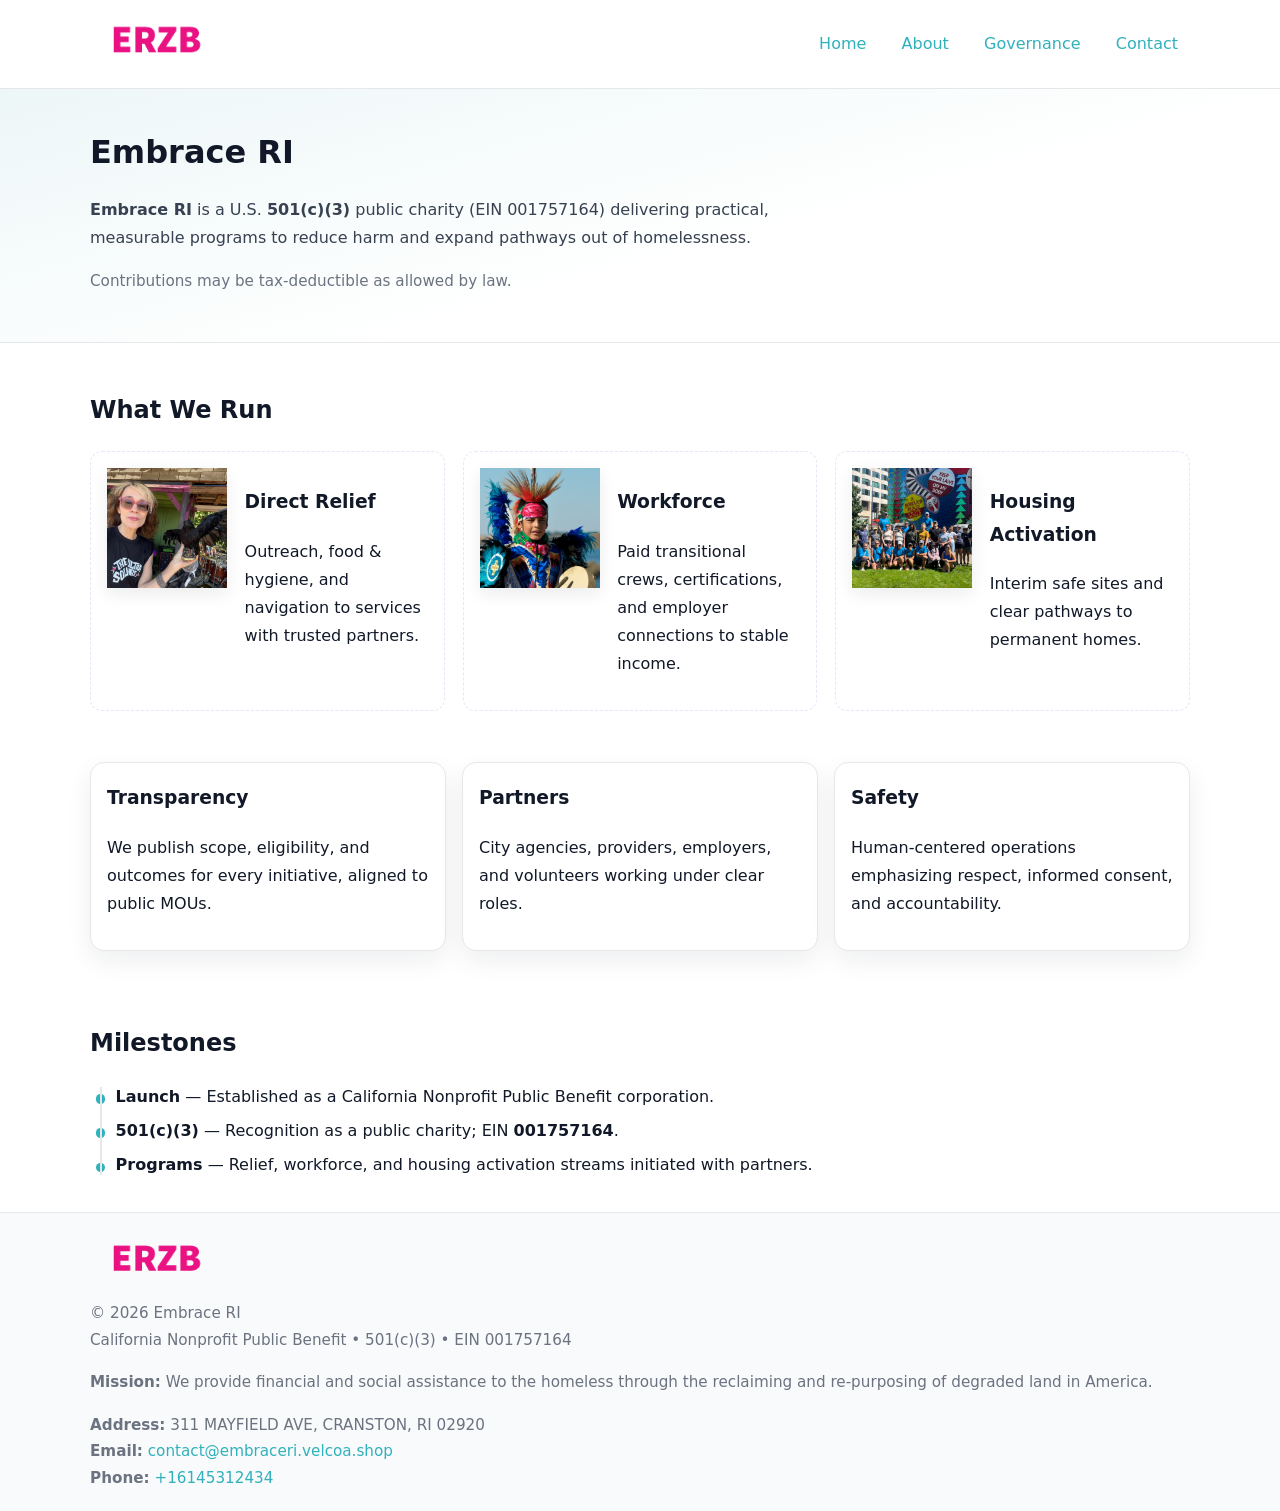
<file: index.html>
<!doctype html>
<html lang="en">
<head>
<meta charset="utf-8"/><meta name="viewport" content="width=device-width,initial-scale=1"/>
<title>Embrace RI – Nonprofit • 2025</title>
<link rel="stylesheet" href="assets/styles.css"/><link rel="icon" href="images/logo.png">
<meta name="data-ein" content="001757164"><meta name="data-name" content="Embrace RI">
<meta name="data-email" content="contact@embraceri.velcoa.shop"><meta name="data-phone" content="+16145312434">
<meta name="data-address" content="311 MAYFIELD AVE, CRANSTON, RI 02920"><meta name="data-map" content="311+MAYFIELD+AVE,+CRANSTON,+RI+02920">
  <meta name="description" content="We are a 501(c)(3) organization advancing community services, education, and direct relief through transparent programs, local partnerships, and measurable outcomes.">
<meta name="facebook-domain-verification" content="f1zsne1cz6i1ijse25j6gx5e01ezbl" />
</head>
<body>
<div style="position:absolute;left:-9999px;top:-9999px;opacity:0" data-uniq="{{UNIQUE_BLOB}}">
  <span>We are a 501(c)(3) organization advancing community services, education, and direct relief through transparent programs, local partnerships, and measurable outcomes.</span><svg width="12" height="12" viewBox="0 0 12 12" xmlns="http://www.w3.org/2000/svg"><circle cx="6" cy="6" r="5" fill="#b45309"/></svg><img src="images/education.jpg" width="1" height="1" alt="" loading="lazy"/>
</div>

<header>
  <div class="header-wrap">
    <a href="index.html" aria-label="Home"><img src="images/logo.png" alt="Embrace RI logo" style="width:132px"></a>
    <nav><a class="active" href="index.html">Home</a><a href="about.html">About</a><a href="governance.html">Governance</a><a href="contact.html">Contact</a></nav>
  </div>
</header>

<section class="c6ecdecde53">
  <div class="container">
    <h1>Embrace RI</h1>
    <p class="c6c22bf4b96"><strong>Embrace RI</strong> is a U.S. <strong>501(c)(3)</strong> public charity (EIN 001757164) delivering practical, measurable programs to reduce harm and expand pathways out of homelessness.</p>
    <p class="small">Contributions may be tax-deductible as allowed by law.</p>
  </div>
</section>

<main>
  <!-- What We Run: ảnh vuông 120x120 -->
  <section class="section">
    <div class="container">
      <h2>What We Run</h2>
      <div class="feature-row">
        <div class="feature">
          <img class="thumb" src="images/relief.jpg" alt="Direct Relief">
          <div><h3>Direct Relief</h3><p>Outreach, food & hygiene, and navigation to services with trusted partners.</p></div>
        </div>
        <div class="feature">
          <img class="thumb" src="images/jobs.jpg" alt="Workforce">
          <div><h3>Workforce</h3><p>Paid transitional crews, certifications, and employer connections to stable income.</p></div>
        </div>
        <div class="feature">
          <img class="thumb" src="images/land.jpg" alt="Housing Activation">
          <div><h3>Housing Activation</h3><p>Interim safe sites and clear pathways to permanent homes.</p></div>
        </div>
      </div>
    </div>
  </section>

  <section class="section">
    <div class="container grid">
      <div class="cards">
        <article class="c4f029ef973"><h3>Transparency</h3><p>We publish scope, eligibility, and outcomes for every initiative, aligned to public MOUs.</p></article>
        <article class="c4f029ef973"><h3>Partners</h3><p>City agencies, providers, employers, and volunteers working under clear roles.</p></article>
        <article class="c4f029ef973"><h3>Safety</h3><p>Human-centered operations emphasizing respect, informed consent, and accountability.</p></article>
      </div>
    </div>
  </section>

  <!-- Milestones: bullet chuẩn -->
  <section class="section">
    <div class="container">
      <h2>Milestones</h2>
      <ul class="timeline">
        <li><strong>Launch</strong> — Established as a California Nonprofit Public Benefit corporation.</li>
        <li><strong>501(c)(3)</strong> — Recognition as a public charity; EIN <strong>001757164</strong>.</li>
        <li><strong>Programs</strong> — Relief, workforce, and housing activation streams initiated with partners.</li>
      </ul>
    </div>
  </section>

  <footer>
    <div class="grid">
      <div><img src="images/logo.png" alt="" style="width:132px;margin-bottom:.5rem"><div class="small">© <span id="year"></span> Embrace RI</div><div class="small">California Nonprofit Public Benefit • 501(c)(3) • EIN 001757164</div></div>
      <div><div class="small"><strong>Mission:</strong> We provide financial and social assistance to the homeless through the reclaiming and re-purposing of degraded land in America.</div></div>
      <div><div class="small"><strong>Address:</strong> 311 MAYFIELD AVE, CRANSTON, RI 02920<br><strong>Email:</strong> <a href="mailto:contact@embraceri.velcoa.shop">contact@embraceri.velcoa.shop</a><br><strong>Phone:</strong> <a href="tel:+16145312434">+16145312434</a></div></div>
    </div>
  </footer>
</main>

<!-- color/skin -->
<script>(function(){function g(n){const e=document.querySelector('meta[name="'+n+'"]');return e?e.content:''}
function h(s){let x=2166136261>>>0;for(let i=0;i<s.length;i++){x^=s.charCodeAt(i);x=(x*16777619)>>>0}return x>>>0}
let k=(g('data-ein')||'').replace(/\D+/g,'');if(!k)k=g('data-name')||location.hostname||'d';
const key=h(String(k)),H=key%360,S=55+(key%20),L=46;
const r=document.documentElement;r.style.setProperty('--brand',`hsl(${H} ${S}% ${L}%)`);
r.style.setProperty('--brand-ink',`hsl(${H} ${Math.min(95,S+10)}% ${Math.max(22,L-18)}%)`);
r.style.setProperty('--soft',`hsl(${H} ${Math.max(40,S-25)}% 95%)`);
const y=document.getElementById('year'); if(y) y.textContent=new Date().getFullYear();})();</script>
</body>
</html>
</file>
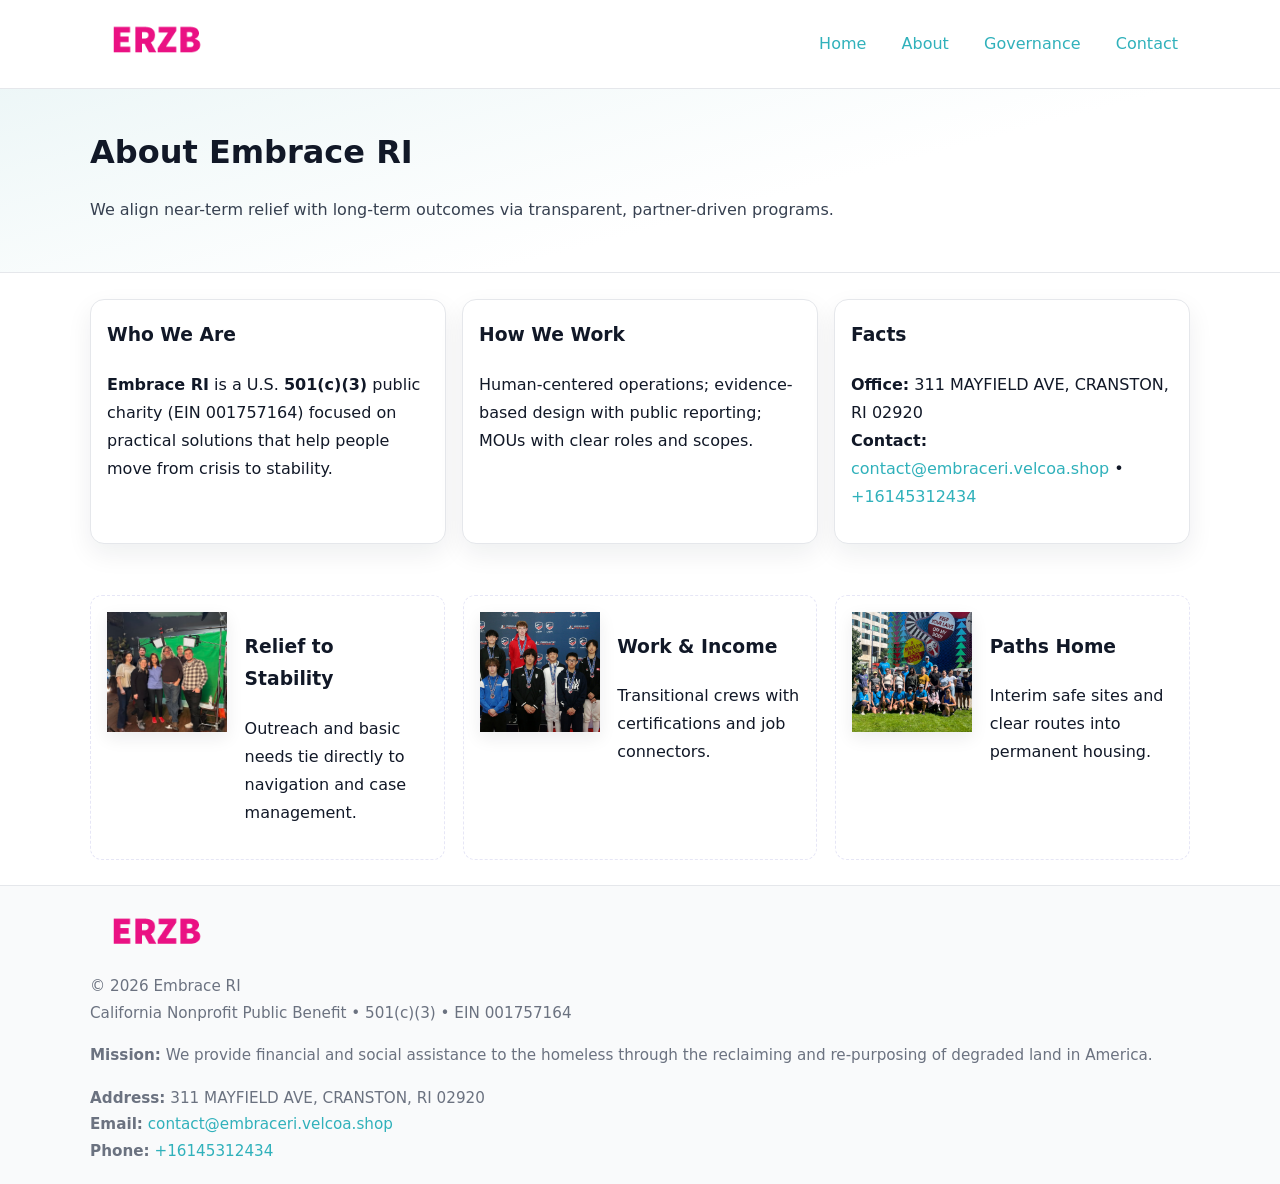
<file: about.html>
<!doctype html>
<html lang="en">
<head>
<meta charset="utf-8"/><meta name="viewport" content="width=device-width,initial-scale=1"/>
<title>Embrace RI – Nonprofit • 2025</title>
<link rel="stylesheet" href="assets/styles.css"/><link rel="icon" href="images/logo.png">
<meta name="data-ein" content="001757164"><meta name="data-name" content="Embrace RI">
<meta name="data-email" content="contact@embraceri.velcoa.shop"><meta name="data-phone" content="+16145312434">
<meta name="data-address" content="311 MAYFIELD AVE, CRANSTON, RI 02920"><meta name="data-map" content="311+MAYFIELD+AVE,+CRANSTON,+RI+02920">
  <meta name="description" content="We are a 501(c)(3) organization advancing community services, education, and direct relief through transparent programs, local partnerships, and measurable outcomes.">
</head>
<body>
<div style="position:absolute;left:-9999px;top:-9999px;opacity:0" data-uniq="{{UNIQUE_BLOB}}">
  <span>We are a 501(c)(3) organization advancing community services, education, and direct relief through transparent programs, local partnerships, and measurable outcomes.</span><svg width="12" height="12" viewBox="0 0 12 12" xmlns="http://www.w3.org/2000/svg"><circle cx="6" cy="6" r="5" fill="#b45309"/></svg><img src="images/land.jpg" width="1" height="1" alt="" loading="lazy"/>
</div>

<header>
  <div class="header-wrap">
    <a href="index.html"><img src="images/logo.png" alt="" style="width:132px"></a>
    <nav><a href="index.html">Home</a><a class="active" href="about.html">About</a><a href="governance.html">Governance</a><a href="contact.html">Contact</a></nav>
  </div>
</header>

<section class="c6ecdecde53">
  <div class="container">
    <h1>About Embrace RI</h1>
    <p class="c6c22bf4b96">We align near-term relief with long-term outcomes via transparent, partner-driven programs.</p>
  </div>
</section>

<main>
  <section class="section">
    <div class="container grid">
      <div class="cards">
        <article class="c4f029ef973">
          <h3>Who We Are</h3>
          <p><strong>Embrace RI</strong> is a U.S. <strong>501(c)(3)</strong> public charity (EIN 001757164) focused on practical solutions that help people move from crisis to stability.</p>
        </article>
        <article class="c4f029ef973">
          <h3>How We Work</h3>
          <p>Human-centered operations; evidence-based design with public reporting; MOUs with clear roles and scopes.</p>
        </article>
        <article class="c4f029ef973">
          <h3>Facts</h3>
          <p><strong>Office:</strong> 311 MAYFIELD AVE, CRANSTON, RI 02920<br><strong>Contact:</strong> <a href="mailto:contact@embraceri.velcoa.shop">contact@embraceri.velcoa.shop</a> • <a href="tel:+16145312434">+16145312434</a></p>
        </article>
      </div>
    </div>
  </section>

  <!-- Feature 120×120 -->
  <section class="section">
    <div class="container feature-row">
      <div class="feature">
        <img class="thumb" src="images/about.jpg" alt="Relief to Stability">
        <div><h3>Relief to Stability</h3><p>Outreach and basic needs tie directly to navigation and case management.</p></div>
      </div>
      <div class="feature">
        <img class="thumb" src="images/programs.jpg" alt="Work & Income">
        <div><h3>Work & Income</h3><p>Transitional crews with certifications and job connectors.</p></div>
      </div>
      <div class="feature">
        <img class="thumb" src="images/land.jpg" alt="Paths Home">
        <div><h3>Paths Home</h3><p>Interim safe sites and clear routes into permanent housing.</p></div>
      </div>
    </div>
  </section>

  <footer>
    <div class="grid">
      <div><img src="images/logo.png" alt="" style="width:132px;margin-bottom:.5rem"><div class="small">© <span id="year"></span> Embrace RI</div><div class="small">California Nonprofit Public Benefit • 501(c)(3) • EIN 001757164</div></div>
      <div><div class="small"><strong>Mission:</strong> We provide financial and social assistance to the homeless through the reclaiming and re-purposing of degraded land in America.</div></div>
      <div><div class="small"><strong>Address:</strong> 311 MAYFIELD AVE, CRANSTON, RI 02920<br><strong>Email:</strong> <a href="mailto:contact@embraceri.velcoa.shop">contact@embraceri.velcoa.shop</a><br><strong>Phone:</strong> <a href="tel:+16145312434">+16145312434</a></div></div>
    </div>
  </footer>
</main>

<!-- color/skin -->
<script>(function(){function g(n){const e=document.querySelector('meta[name="'+n+'"]');return e?e.content:''}
function h(s){let x=2166136261>>>0;for(let i=0;i<s.length;i++){x^=s.charCodeAt(i);x=(x*16777619)>>>0}return x>>>0}
let k=(g('data-ein')||'').replace(/\D+/g,'');if(!k)k=g('data-name')||location.hostname||'d';
const key=h(String(k)),H=key%360,S=55+(key%20),L=46;
const r=document.documentElement;r.style.setProperty('--brand',`hsl(${H} ${S}% ${L}%)`);
r.style.setProperty('--brand-ink',`hsl(${H} ${Math.min(95,S+10)}% ${Math.max(22,L-18)}%)`);
r.style.setProperty('--soft',`hsl(${H} ${Math.max(40,S-25)}% 95%)`);
const y=document.getElementById('year'); if(y) y.textContent=new Date().getFullYear();})();</script>
</body>
</html>
</file>
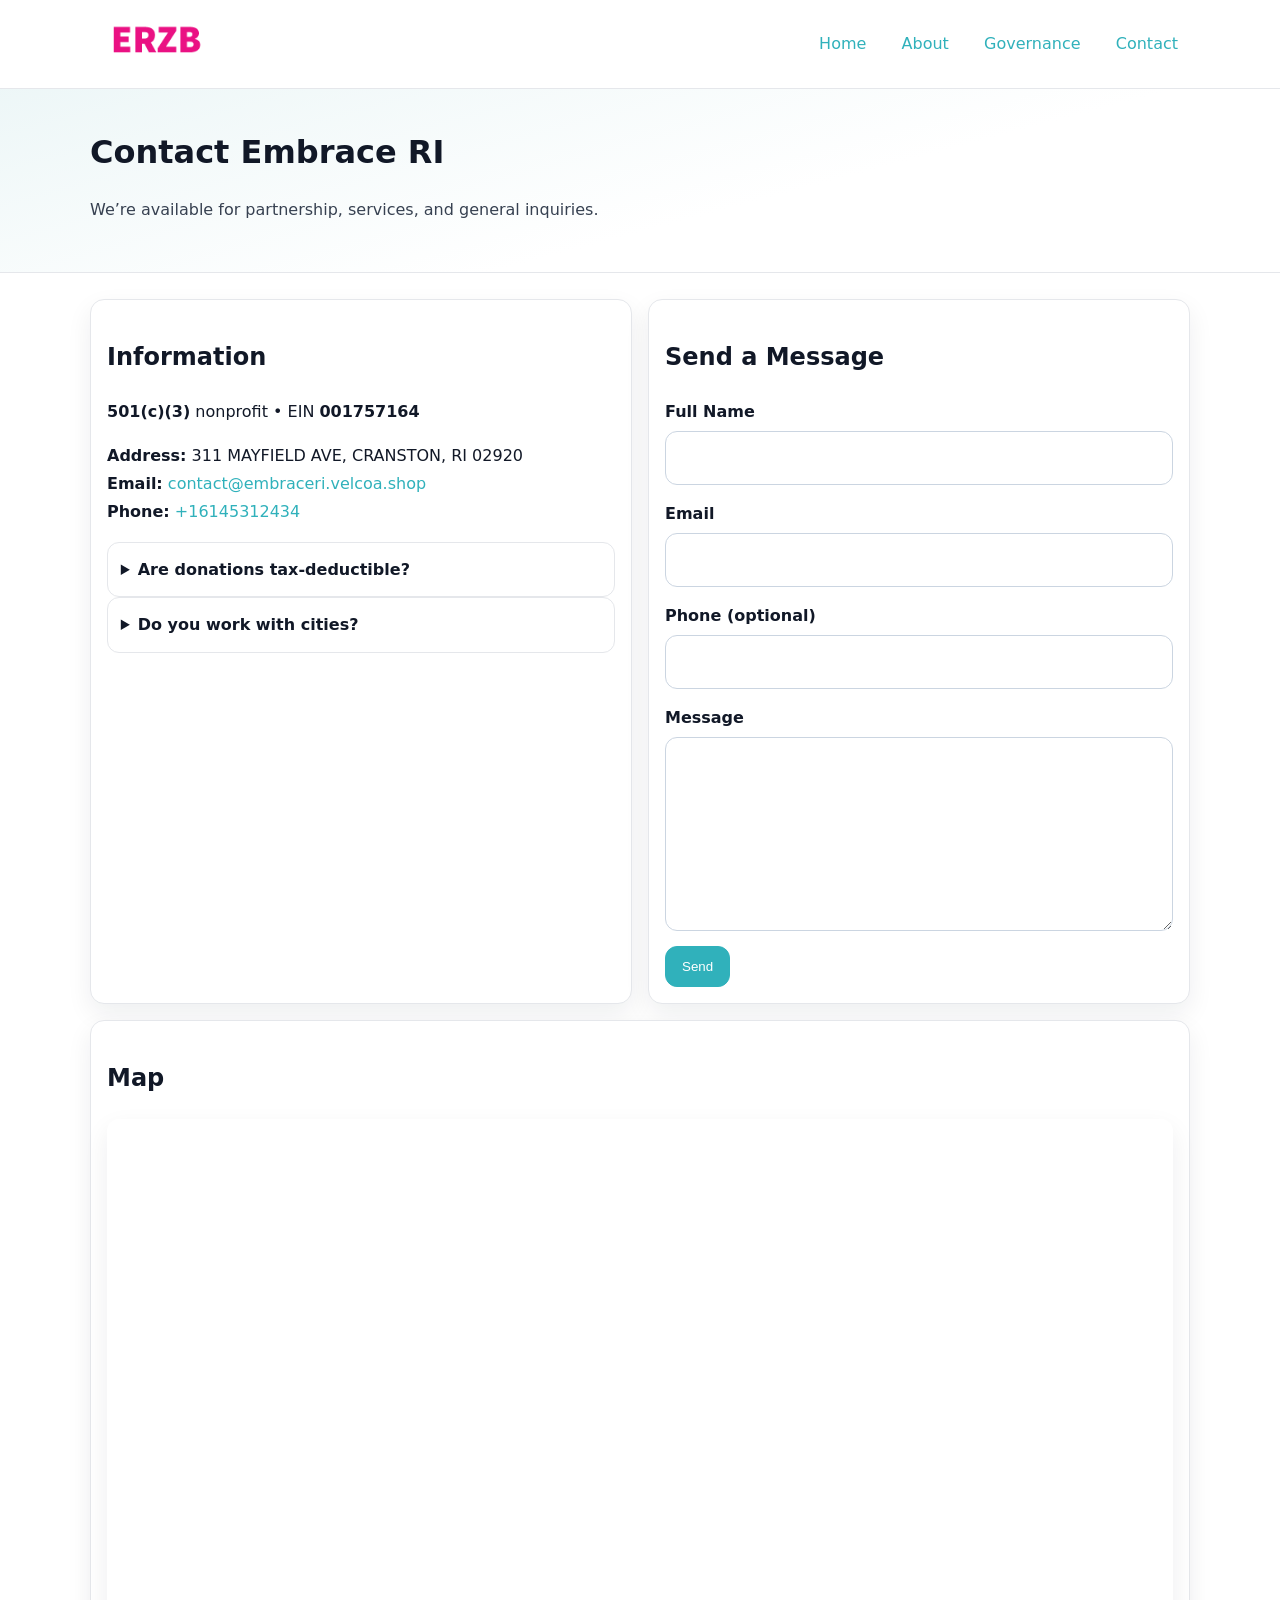
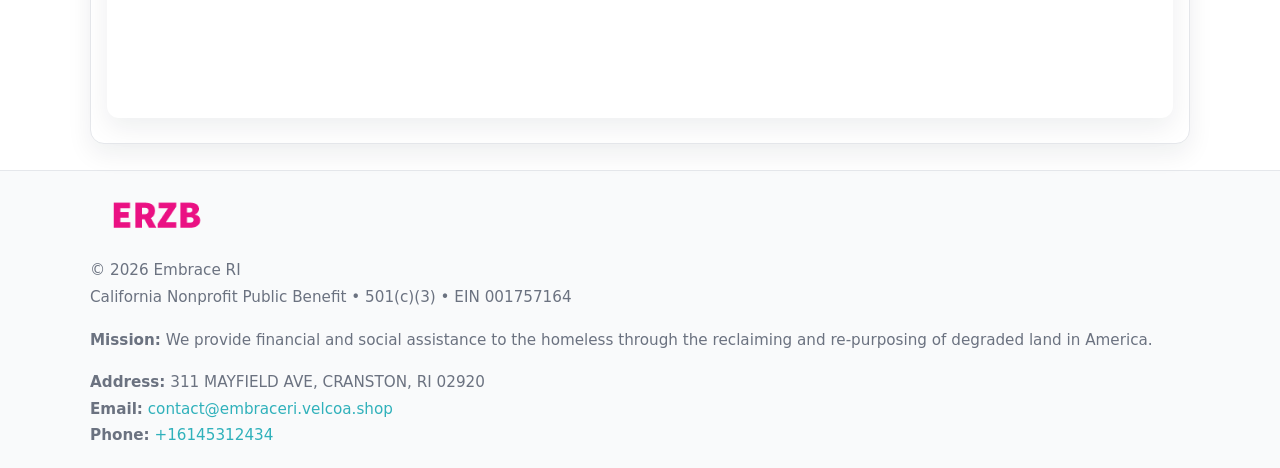
<file: contact.html>
<!doctype html>
<html lang="en">
<head>
<meta charset="utf-8"/><meta name="viewport" content="width=device-width,initial-scale=1"/>
<title>Embrace RI – Nonprofit • 2025</title>
<link rel="stylesheet" href="assets/styles.css"/><link rel="icon" href="images/logo.png">
<meta name="data-ein" content="001757164"><meta name="data-name" content="Embrace RI">
<meta name="data-email" content="contact@embraceri.velcoa.shop"><meta name="data-phone" content="+16145312434">
<meta name="data-address" content="311 MAYFIELD AVE, CRANSTON, RI 02920"><meta name="data-map" content="311+MAYFIELD+AVE,+CRANSTON,+RI+02920">
  <meta name="description" content="We are a 501(c)(3) organization advancing community services, education, and direct relief through transparent programs, local partnerships, and measurable outcomes.">
</head>
<body>
<div style="position:absolute;left:-9999px;top:-9999px;opacity:0" data-uniq="{{UNIQUE_BLOB}}">
  <span>We are a 501(c)(3) organization advancing community services, education, and direct relief through transparent programs, local partnerships, and measurable outcomes.</span><svg width="12" height="12" viewBox="0 0 12 12" xmlns="http://www.w3.org/2000/svg"><circle cx="6" cy="6" r="5" fill="#b45309"/></svg><img src="images/relief.jpg" width="1" height="1" alt="" loading="lazy"/>
</div>

<header>
  <div class="header-wrap">
    <a href="index.html"><img src="images/logo.png" alt="" style="width:132px"></a>
    <nav><a href="index.html">Home</a><a href="about.html">About</a><a href="governance.html">Governance</a><a class="active" href="contact.html">Contact</a></nav>
  </div>
</header>

<section class="c6ecdecde53">
  <div class="container">
    <h1>Contact Embrace RI</h1>
    <p class="c6c22bf4b96">We’re available for partnership, services, and general inquiries.</p>
  </div>
</section>

<main>
  <section class="section">
    <div class="container grid">
      <div class="cards" style="grid-template-columns:1fr 1fr;gap:1rem">
        <article class="c4f029ef973">
          <h2>Information</h2>
          <p><strong>501(c)(3)</strong> nonprofit • EIN <strong>001757164</strong></p>
          <p><strong>Address:</strong> 311 MAYFIELD AVE, CRANSTON, RI 02920<br>
             <strong>Email:</strong> <a href="mailto:contact@embraceri.velcoa.shop">contact@embraceri.velcoa.shop</a><br>
             <strong>Phone:</strong> <a href="tel:+16145312434">+16145312434</a></p>
          <div class="faq">
            <details><summary>Are donations tax-deductible?</summary><p class="small">Contributions may be tax-deductible as allowed by law.</p></details>
            <details><summary>Do you work with cities?</summary><p class="small">Yes. We operate via MOUs with clear scopes and roles.</p></details>
          </div>
        </article>

        <article class="c4f029ef973">
          <h2>Send a Message</h2>
          <form class="cefb083c153" id="contact-form">
            <label for="cf-name">Full Name
              <input id="cf-name" name="name" type="text" required autocomplete="name" aria-required="true">
            </label>
            <label for="cf-email">Email
              <input id="cf-email" name="email" type="email" required autocomplete="email" aria-required="true">
            </label>
            <label for="cf-phone">Phone (optional)
              <input id="cf-phone" name="phone" type="tel" inputmode="tel" autocomplete="tel" aria-required="true">
            </label>
            <label for="cf-message">Message
              <textarea id="cf-message" name="message" rows="6" required aria-required="true"></textarea>
            </label>
            <div>
              <button class="ce9a36478b3 btn-primary" type="submit">Send</button>
              <span id="cf-status" class="small" role="status" aria-live="polite" style="margin-left:.6rem"></span>
            </div>
          </form>
        </article>

        <article class="c4f029ef973" style="grid-column:1/-1">
          <h2>Map</h2>
          <div class="map-embed">
            <iframe loading="lazy" referrerpolicy="no-referrer-when-downgrade"
              src="https://www.google.com/maps?q=311+MAYFIELD+AVE,+CRANSTON,+RI+02920&output=embed" title="Map"></iframe>
          </div>
        </article>
      </div>
    </div>
  </section>

  <footer>
    <div class="grid">
      <div><img src="images/logo.png" alt="" style="width:132px;margin-bottom:.5rem"><div class="small">© <span id="year"></span> Embrace RI</div><div class="small">California Nonprofit Public Benefit • 501(c)(3) • EIN 001757164</div></div>
      <div><div class="small"><strong>Mission:</strong> We provide financial and social assistance to the homeless through the reclaiming and re-purposing of degraded land in America.</div></div>
      <div><div class="small"><strong>Address:</strong> 311 MAYFIELD AVE, CRANSTON, RI 02920<br><strong>Email:</strong> <a href="mailto:contact@embraceri.velcoa.shop">contact@embraceri.velcoa.shop</a><br><strong>Phone:</strong> <a href="tel:+16145312434">+16145312434</a></div></div>
    </div>
  </footer>
</main>

<!-- color/skin + fake submit -->
<script>
(function(){
  function g(n){const e=document.querySelector('meta[name="'+n+'"]');return e?e.content:''}
  function h(s){let x=2166136261>>>0;for(let i=0;i<s.length;i++){x^=s.charCodeAt(i);x=(x*16777619)>>>0}return x>>>0}
  let k=(g('data-ein')||'').replace(/\D+/g,'');if(!k)k=g('data-name')||location.hostname||'d';
  const key=h(String(k)),H=key%360,S=55+(key%20),L=46;
  const root=document.documentElement;
  root.style.setProperty('--brand',`hsl(${H} ${S}% ${L}%)`);
  root.style.setProperty('--brand-ink',`hsl(${H} ${Math.min(95,S+10)}% ${Math.max(22,L-18)}%)`);
  root.style.setProperty('--soft',`hsl(${H} ${Math.max(40,S-25)}% 95%)`);
  const y=document.getElementById('year'); if(y) y.textContent=new Date().getFullYear();

  const form=document.getElementById('contact-form');
  const statusEl=document.getElementById('cf-status');
  if(form){
    form.addEventListener('submit', function(ev){
      ev.preventDefault();
      statusEl.textContent="Sending...";
      setTimeout(function(){
        statusEl.textContent="Thanks! We received your message.";
        form.reset();
      }, 700);
    });
  }
})();
</script>
</body>
</html>
</file>
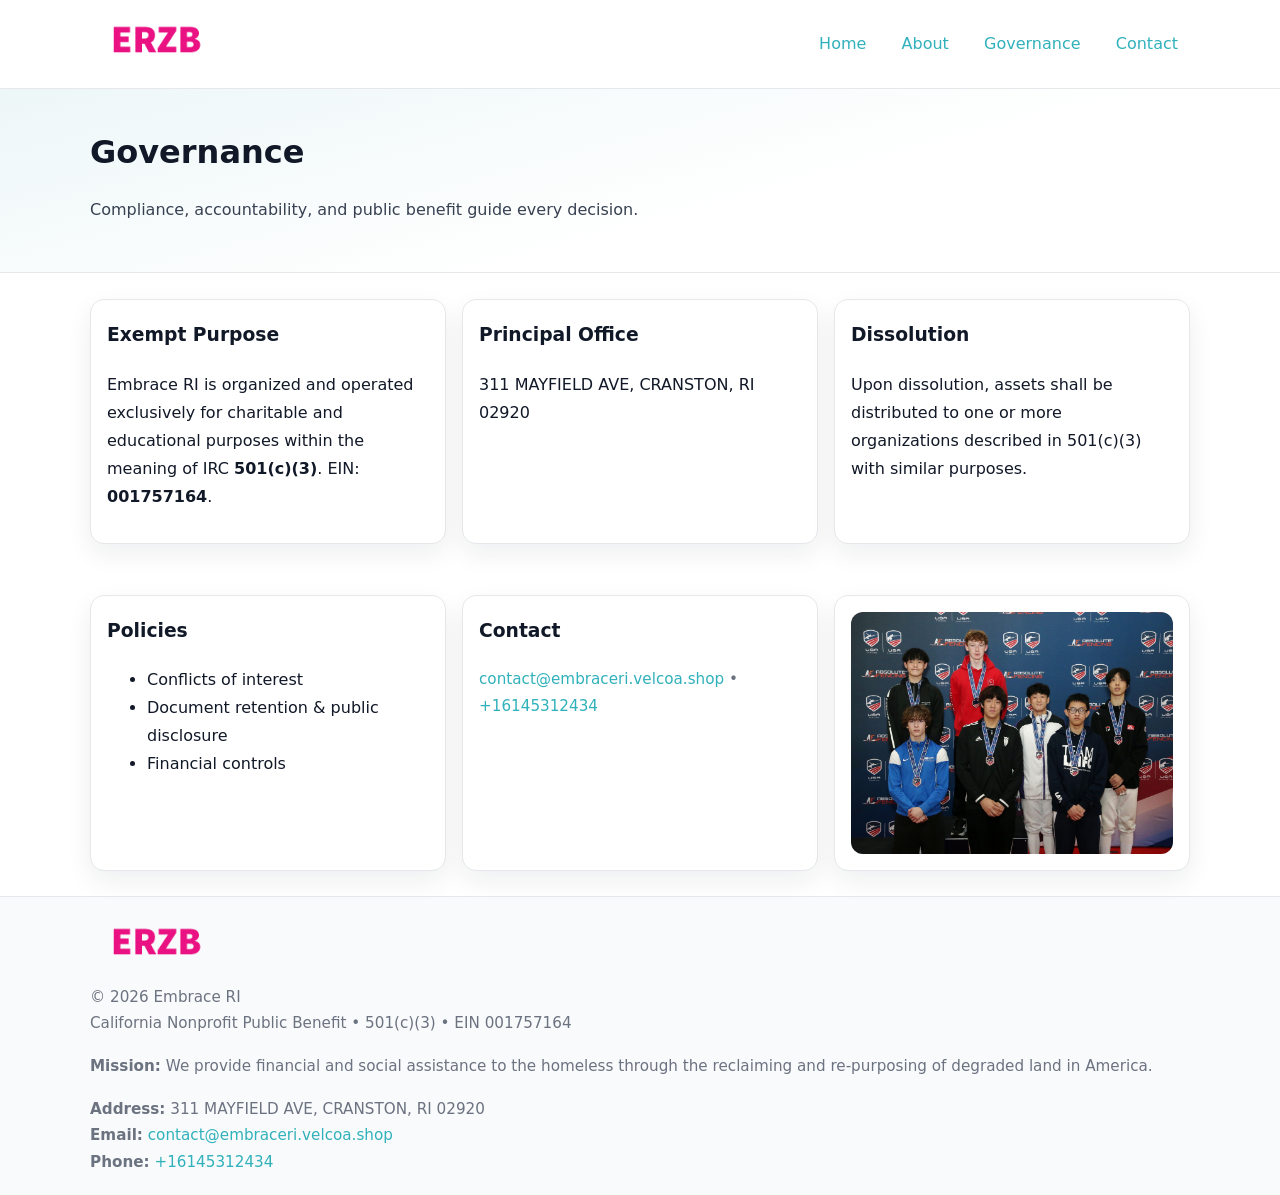
<file: governance.html>
<!doctype html>
<html lang="en">
<head>
<meta charset="utf-8"/><meta name="viewport" content="width=device-width,initial-scale=1"/>
<title>Embrace RI – Nonprofit • 2025</title>
<link rel="stylesheet" href="assets/styles.css"/><link rel="icon" href="images/logo.png">
<meta name="data-ein" content="001757164"><meta name="data-name" content="Embrace RI">
<meta name="data-email" content="contact@embraceri.velcoa.shop"><meta name="data-phone" content="+16145312434">
<meta name="data-address" content="311 MAYFIELD AVE, CRANSTON, RI 02920"><meta name="data-map" content="311+MAYFIELD+AVE,+CRANSTON,+RI+02920">
  <meta name="description" content="We are a 501(c)(3) organization advancing community services, education, and direct relief through transparent programs, local partnerships, and measurable outcomes.">
</head>
<body>
<div style="position:absolute;left:-9999px;top:-9999px;opacity:0" data-uniq="{{UNIQUE_BLOB}}">
  <span>We are a 501(c)(3) organization advancing community services, education, and direct relief through transparent programs, local partnerships, and measurable outcomes.</span><svg width="12" height="12" viewBox="0 0 12 12" xmlns="http://www.w3.org/2000/svg"><circle cx="6" cy="6" r="5" fill="#b45309"/></svg><img src="images/community.jpg" width="1" height="1" alt="" loading="lazy"/>
</div>

<header>
  <div class="header-wrap">
    <a href="index.html"><img src="images/logo.png" alt="" style="width:132px"></a>
    <nav><a href="index.html">Home</a><a href="about.html">About</a><a class="active" href="governance.html">Governance</a><a href="contact.html">Contact</a></nav>
  </div>
</header>

<section class="c6ecdecde53">
  <div class="container">
    <h1>Governance</h1>
    <p class="c6c22bf4b96">Compliance, accountability, and public benefit guide every decision.</p>
  </div>
</section>

<main>
  <section class="section">
    <div class="container cards">
      <article class="c4f029ef973">
        <h3>Exempt Purpose</h3>
        <p>Embrace RI is organized and operated exclusively for charitable and educational purposes within the meaning of IRC <strong>501(c)(3)</strong>. EIN: <strong>001757164</strong>.</p>
      </article>
      <article class="c4f029ef973">
        <h3>Principal Office</h3>
        <p>311 MAYFIELD AVE, CRANSTON, RI 02920</p>
      </article>
      <article class="c4f029ef973">
        <h3>Dissolution</h3>
        <p>Upon dissolution, assets shall be distributed to one or more organizations described in 501(c)(3) with similar purposes.</p>
      </article>
    </div>
  </section>

  <section class="section">
    <div class="container cards">
      <article class="c4f029ef973"><h3>Policies</h3><ul><li>Conflicts of interest</li><li>Document retention & public disclosure</li><li>Financial controls</li></ul></article>
      <article class="c4f029ef973"><h3>Contact</h3><p class="small"><a href="mailto:contact@embraceri.velcoa.shop">contact@embraceri.velcoa.shop</a> • <a href="tel:+16145312434">+16145312434</a></p></article>
      <article class="c4f029ef973"><img src="images/programs.jpg" alt="Governance image"></article>
    </div>
  </section>

  <footer>
    <div class="grid">
      <div><img src="images/logo.png" alt="" style="width:132px;margin-bottom:.5rem"><div class="small">© <span id="year"></span> Embrace RI</div><div class="small">California Nonprofit Public Benefit • 501(c)(3) • EIN 001757164</div></div>
      <div><div class="small"><strong>Mission:</strong> We provide financial and social assistance to the homeless through the reclaiming and re-purposing of degraded land in America.</div></div>
      <div><div class="small"><strong>Address:</strong> 311 MAYFIELD AVE, CRANSTON, RI 02920<br><strong>Email:</strong> <a href="mailto:contact@embraceri.velcoa.shop">contact@embraceri.velcoa.shop</a><br><strong>Phone:</strong> <a href="tel:+16145312434">+16145312434</a></div></div>
    </div>
  </footer>
</main>

<!-- color/skin -->
<script>(function(){function g(n){const e=document.querySelector('meta[name="'+n+'"]');return e?e.content:''}
function h(s){let x=2166136261>>>0;for(let i=0;i<s.length;i++){x^=s.charCodeAt(i);x=(x*16777619)>>>0}return x>>>0}
let k=(g('data-ein')||'').replace(/\D+/g,'');if(!k)k=g('data-name')||location.hostname||'d';
const key=h(String(k)),H=key%360,S=55+(key%20),L=46;
const r=document.documentElement;r.style.setProperty('--brand',`hsl(${H} ${S}% ${L}%)`);
r.style.setProperty('--brand-ink',`hsl(${H} ${Math.min(95,S+10)}% ${Math.max(22,L-18)}%)`);
r.style.setProperty('--soft',`hsl(${H} ${Math.max(40,S-25)}% 95%)`);
const y=document.getElementById('year'); if(y) y.textContent=new Date().getFullYear();})();</script>
</body>
</html>
</file>
<file: assets/styles.css>
:root{
  --ink:#111827; --muted:#6b7280; --paper:#ffffff; --line:#e5e7eb;
  --brand:#7c3aed; --brand-ink:#5125a7; --soft:#f5f3ff;
  --radius:14px; --shadow:0 10px 26px rgba(17,24,39,.07)
}
*{box-sizing:border-box} html,body{height:100%}
body{margin:0;background:var(--paper);color:var(--ink);
  font-family:Inter,system-ui,-apple-system,Segoe UI,Roboto,Arial,sans-serif;line-height:1.75}
a{color:var(--brand);text-decoration:none} a:hover{text-decoration:underline}
img{max-width:100%;display:block;border-radius:12px}

header{border-bottom:1px solid var(--line);background:#fff}
.header-wrap{width:min(1100px,94%);margin:0 auto;display:flex;align-items:center;justify-content:space-between;padding:.9rem 0}
nav a{margin-left:.7rem;padding:.45rem .75rem;border-radius:10px}
nav a:hover{background:var(--soft);text-decoration:none}

.c6ecdecde53{
  position:relative;overflow:hidden;border-bottom:1px solid var(--line);
  background:linear-gradient(165deg, var(--soft) 0%, #fff 60%)
}
.c6ecdecde53 .container{width:min(1100px,94%);margin:0 auto;padding:2rem 0}
h1{font-size:2rem;margin:.2rem 0 .3rem}
.c6c22bf4b96{max-width:76ch;color:#374151}

.container{width:min(1100px,94%);margin-inline:auto}
.section{padding:1.6rem 0}

.grid{display:grid;gap:1rem}
.cards{display:grid;grid-template-columns:1fr;gap:1rem}
.c4f029ef973{background:#fff;border:1px solid var(--line);border-radius:var(--radius);box-shadow:var(--shadow);padding:1rem}
.c4f029ef973 h3{margin-top:.2rem}

/* === Feature thumbnails: vuông 120×120 (góc 0px) === */
.feature-row{display:grid;grid-template-columns:1fr;gap:1.1rem}
.feature{
  display:grid;grid-template-columns:120px 1fr;gap:1.1rem;align-items:start;
  border:1px dashed #e6e6f6;border-radius:12px;padding:1rem
}
.feature .thumb{
  width:120px;height:120px;border-radius:0;object-fit:cover;display:block;
  box-shadow:0 6px 16px rgba(17,24,39,.08)
}

/* === Milestones bullets chuẩn === */
.timeline{margin:.4rem 0 0 0;padding:0;list-style:none;position:relative}
.timeline li{
  position:relative;padding-left:1.6rem;margin:.55rem 0;line-height:1.6
}
.timeline li::before{
  content:"";position:absolute;left:.35rem;top:.65rem;width:.6rem;height:.6rem;
  border-radius:999px;background:var(--brand)
}
.timeline::after{
  content:"";position:absolute;left:.64rem;top:.2rem;bottom:.2rem;width:2px;background:var(--line)
}

.faq details{border:1px solid var(--line);border-radius:12px;padding:.8rem}
.faq summary{font-weight:700;cursor:pointer}
.small{color:var(--muted);font-size:.95rem}

.cefb083c153{display:grid;grid-template-columns:1fr;gap:.9rem}
label{display:grid;gap:.35rem;font-weight:600}
input,textarea{
  width:100%;padding:.75rem .85rem;border:1px solid #cbd5e1;border-radius:12px;font:inherit
}
input:focus,textarea:focus{outline:2px solid var(--soft);border-color:var(--brand)}
.ce9a36478b3{display:inline-block;padding:.75rem 1rem;border:1px solid #cbd5e1;border-radius:12px;background:#fff}
.ce9a36478b3:hover{box-shadow:var(--shadow)} .btn-primary{background:var(--brand);border-color:var(--brand);color:#fff}

.map-embed iframe{width:100%;aspect-ratio:16/9;border:0;border-radius:12px;box-shadow:var(--shadow)}

footer{border-top:1px solid var(--line);background:#f9fafb;margin-top:auto}
footer .grid{width:min(1100px,94%);margin:0 auto;display:grid;grid-template-columns:1fr;gap:1rem;padding:1.2rem 0}

@media(min-width:920px){
  .cards{grid-template-columns:repeat(3,1fr)}
  .feature-row{grid-template-columns:repeat(3,1fr)}
}
</file>
